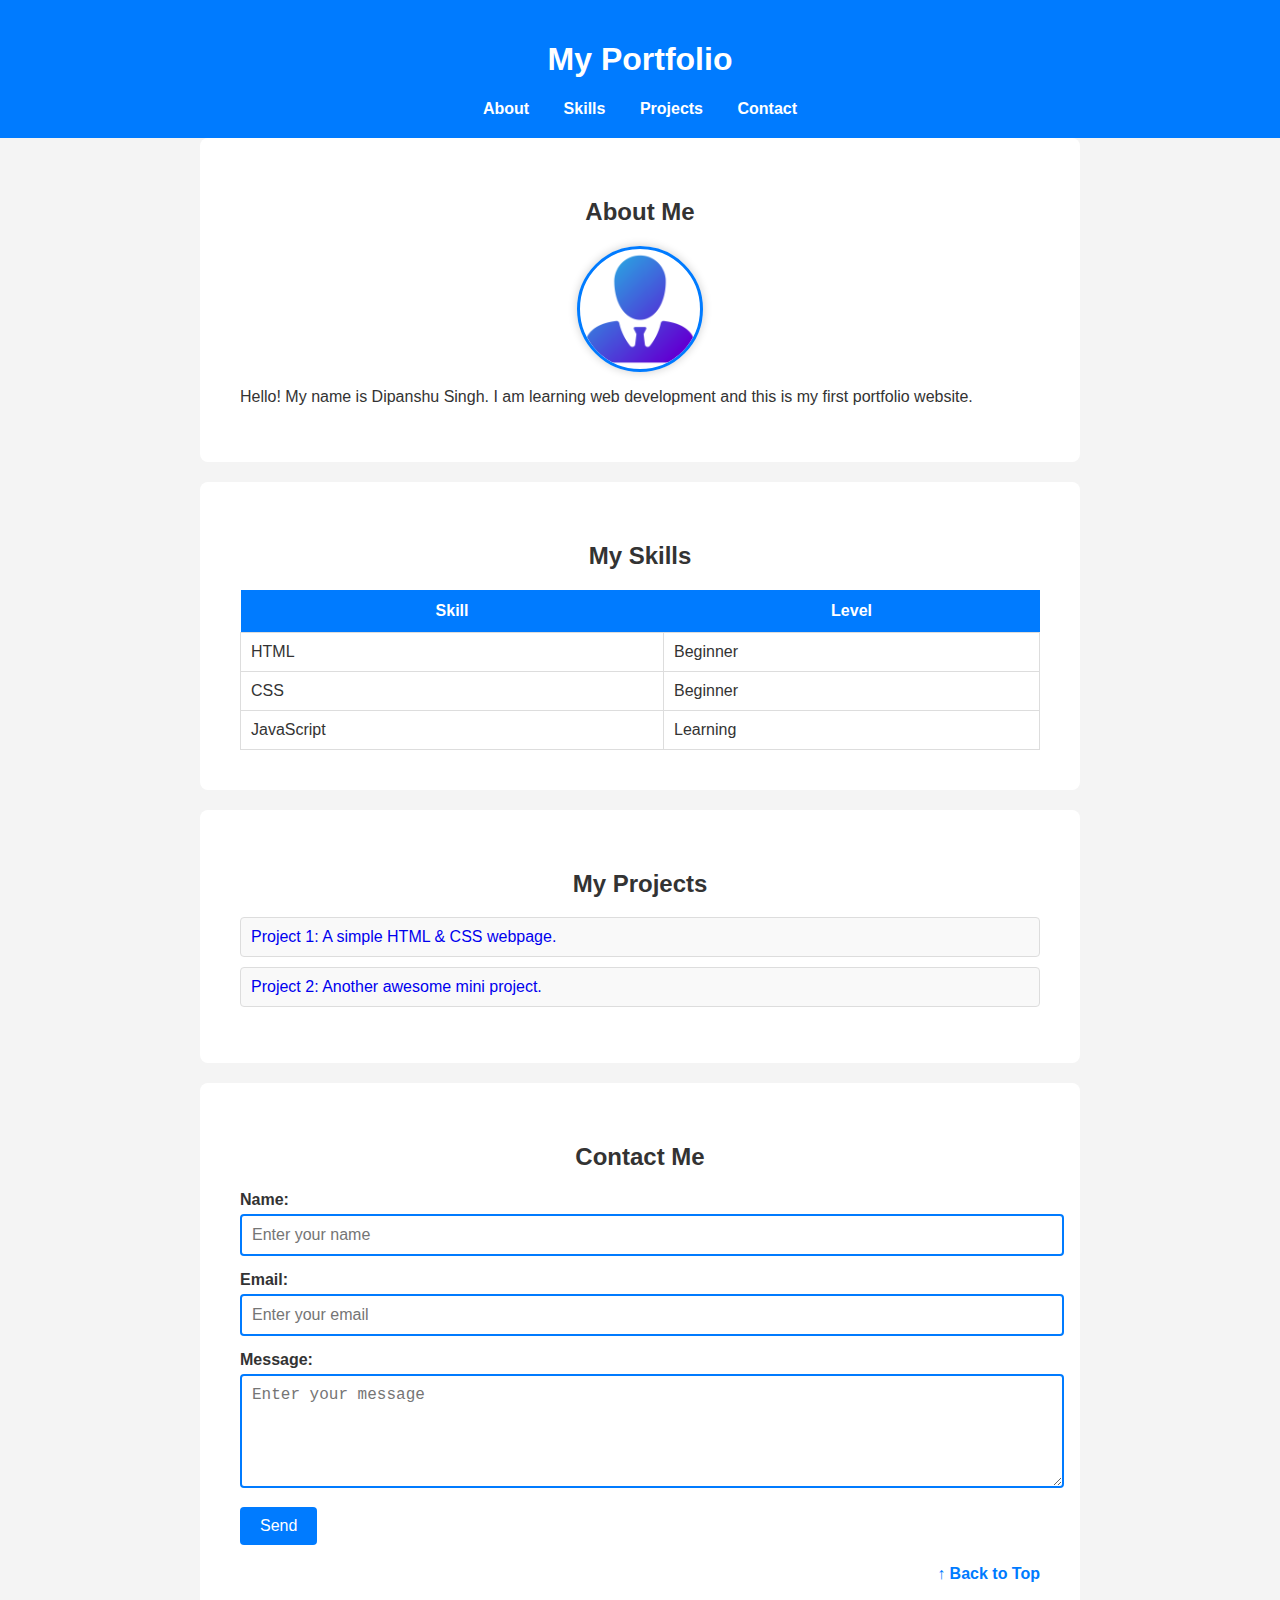
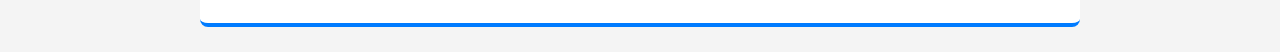
<file: Portfoli-Project/index.html>
<!DOCTYPE html>
<html lang="en">
<head>
  <meta charset="UTF-8">
  <title>My Portfolio</title>
  <link rel="stylesheet" href="style.css">
</head>
<body>
    <header>
        <h1>My Portfolio</h1>
        <nav>
        <a href="#about">About</a>
        <a href="#skills">Skills</a>
        <a href="#projects">Projects</a>
        <a href="#contact">Contact</a>
        </nav>
    </header>

    <section id="about">
        <h2>About Me</h2>
        <img src="images/manager.png" alt="My Avatar" class="avatar">
        <p>Hello! My name is Dipanshu Singh. I am learning web development and this is my first portfolio website.</p>
    </section>

    <section id="skills">
        <h2>My Skills</h2>
        <table>
        <tr>
            <th>Skill</th>
            <th>Level</th>
        </tr>
        <tr>
            <td>HTML</td>
            <td>Beginner</td>
        </tr>
        <tr>
            <td>CSS</td>
            <td>Beginner</td>
        </tr>
        <tr>
            <td>JavaScript</td>
            <td>Learning</td>
        </tr>
        </table>
    </section>

    <section id="projects">
        <h2>My Projects</h2>
        <ul>
        <li><a href="Files/Simple.html">Project 1: A simple HTML & CSS webpage.</a></li>
        <li><a href="Files/Homepage.html">Project 2: Another awesome mini project.</a></li>
        </ul>
    </section>

    <section id="contact">
        <h2>Contact Me</h2>
        <form>
        <label for="name">Name:</label>
        <input type="text" id="name" name="name" placeholder="Enter your name" required>

        <label for="email">Email:</label>
        <input type="email" id="email" name="email" placeholder="Enter your email" required>

        <label for="message">Message:</label>
        <textarea id="message" name="message" rows="5" placeholder="Enter your message" required></textarea>

        <button type="submit">Send</button>
        </form>

        <div class="back-to-top">
        <a href="#top">↑ Back to Top</a>
        </div>
    </section>

</body>
</html>
</file>
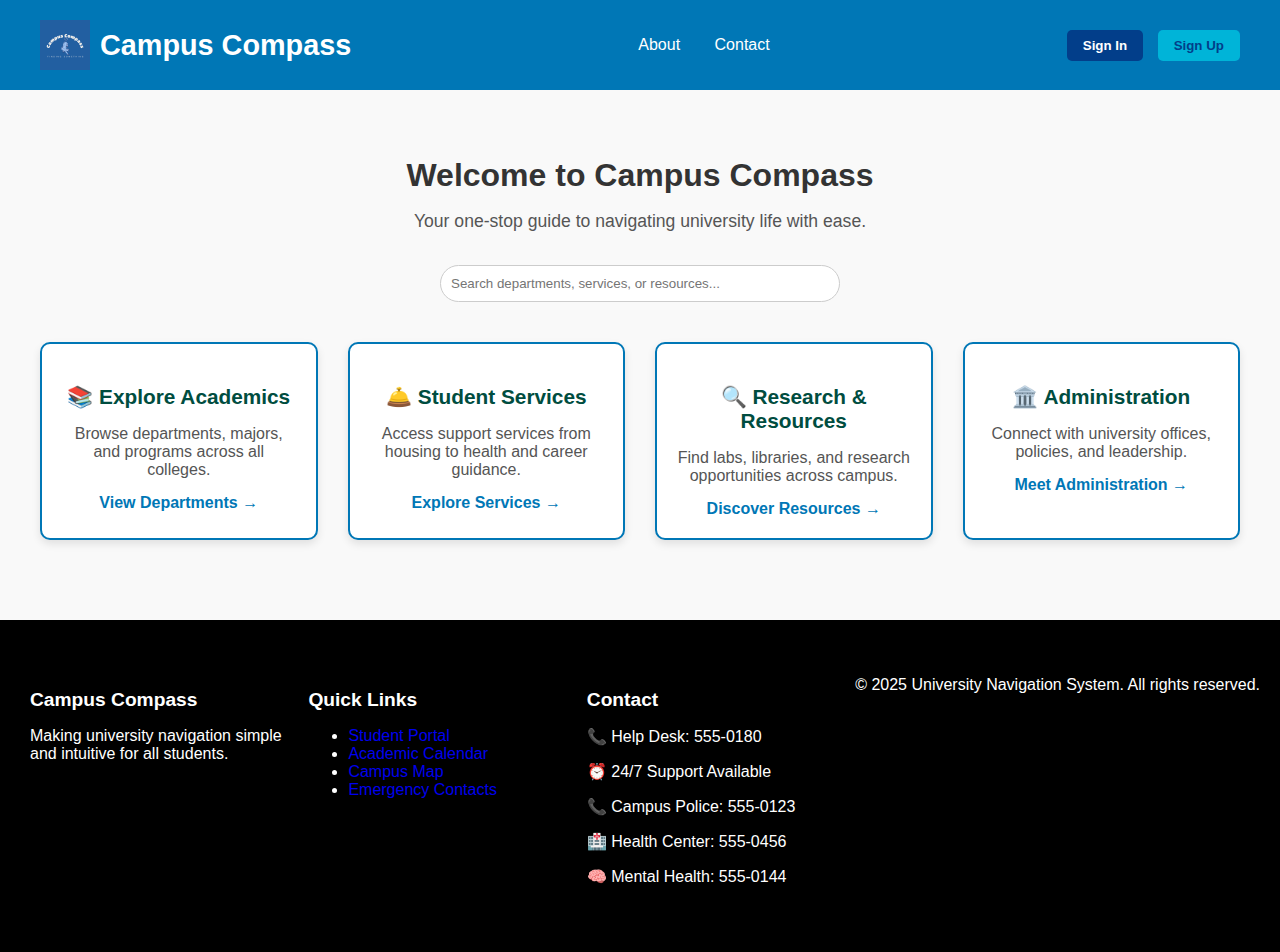
<file: Portfoli-Project/Files/Homepage.html>
<!DOCTYPE html>
<html lang="en">
<head>
  <meta charset="UTF-8">
  <meta name="viewport" content="width=device-width, initial-scale=1">
  <link rel="icon" type="image/png" href="Extra/Logo.png">
  <title>Home | Campus Compass</title>
  <link rel="stylesheet" href="Extra/Homepage design.css">
  <link rel="stylesheet" href="Extra/design.css">
</head>
<body>

<header id="main-header">
  <div class="logo">
    <img src="Extra/Logo.png" alt="Campus Compass Logo">
    <h1>Campus Compass</h1>
  </div>
  <nav class="nav-links">
    <a href="Extra/About Page.html">About</a>
    <a href="Extra/Contact.html">Contact</a>
  </nav>
  <a href="Extra/Signup page.html" target="_blank">
  <div class="auth-buttons">
    <button class="signin">Sign In</button>
    <button class="signup">Sign Up</button>
  </div>
  </a>
</header>

<main id="campus-body">
  <section class="intro">
    <h2>Welcome to Campus Compass</h2>
    <p>Your one-stop guide to navigating university life with ease.</p>
    <input type="text" placeholder="Search departments, services, or resources..." class="search-bar">
  </section>

  <section class="highlights">
    <div class="highlight-box">
      <h3>📚 Explore Academics</h3>
      <p>Browse departments, majors, and programs across all colleges.</p>
      <a href="Extra/Main.html">View Departments →</a>
    </div>

    <div class="highlight-box">
      <h3>🛎️ Student Services</h3>
      <p>Access support services from housing to health and career guidance.</p>
      <a href="Extra/Main.html">Explore Services →</a>
    </div>

    <div class="highlight-box">
      <h3>🔍 Research & Resources</h3>
      <p>Find labs, libraries, and research opportunities across campus.</p>
      <a href="Extra/Main.html">Discover Resources →</a>
    </div>

    <div class="highlight-box">
      <h3>🏛️ Administration</h3>
      <p>Connect with university offices, policies, and leadership.</p>
      <a href="Extra/Main.html">Meet Administration →</a>
    </div>
  </section>
</main>

<footer id="footer">
  <div class="footer-column" id="uninav">
    <h3>Campus Compass</h3>
    <p>Making university navigation simple and intuitive for all students.</p>
  </div>
  <div class="footer-column" id="quick-links">
    <h3>Quick Links</h3>
    <ul>
      <li><a href="Extra/Main.html">Student Portal</a></li>
      <li><a href="Extra/Main.html">Academic Calendar</a></li>
      <li><a href="Extra/Main.html">Campus Map</a></li>
      <li><a href="Extra/Main.html">Emergency Contacts</a></li>
    </ul>
  </div>
  <div class="footer-column" id="contact">
    <h3>Contact</h3>
    <p>📞 Help Desk: 555-0180</p>
    <p>⏰ 24/7 Support Available</p>
    <p>📞 Campus Police: 555-0123</p>
    <p>🏥 Health Center: 555-0456</p>
    <p>🧠 Mental Health: 555-0144</p>
  </div>
  <div class="footer-bottom">
    <p>© 2025 University Navigation System. All rights reserved.</p>
  </div>
</footer>

</body>
</html>
</file>
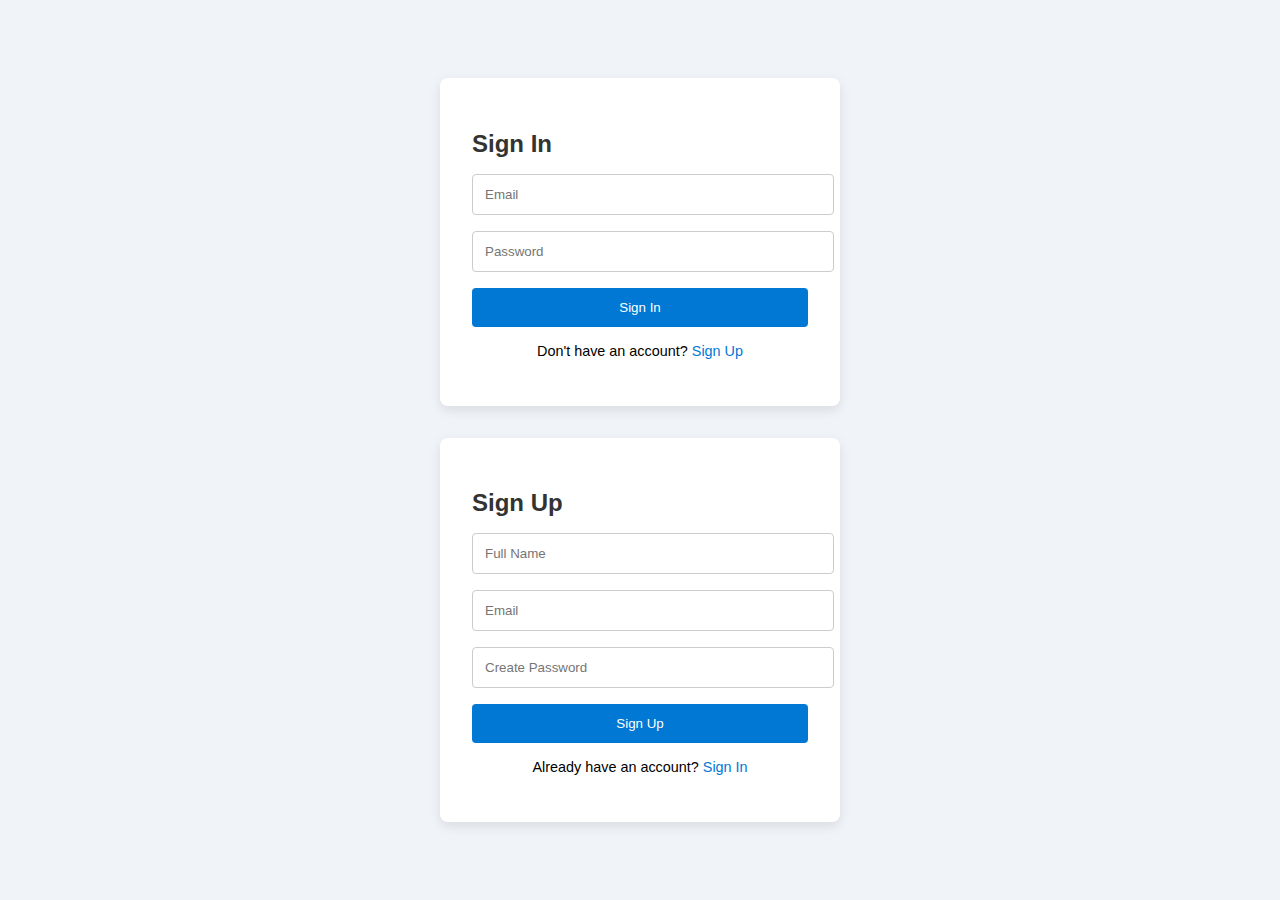
<file: Portfoli-Project/Files/Extra/Signup page.html>
<!DOCTYPE html>
<html lang="en">
<head>
  <meta charset="UTF-8">
  <meta name="viewport" content="width=device-width, initial-scale=1.0">
  <link rel="icon" type="image/png" href="Logo.png">
  <title>Campus Compass - Sign In / Sign Up</title>
  <link rel="stylesheet" href="signup design.css" >
  
</head>
<body>
  <div class="container">
    <div class="form-box">
      <h2>Sign In</h2>
      <form action="/signin" method="POST">
        <input type="email" placeholder="Email" required>
        <input type="password" placeholder="Password" required>
        <button type="submit">Sign In</button>
        <p>Don't have an account? <a href="#signup">Sign Up</a></p>
      </form>
    </div>

    <div class="form-box" id="signup">
      <h2>Sign Up</h2>
      <form action="/signup" method="POST">
        <input type="text" placeholder="Full Name" required>
        <input type="email" placeholder="Email" required>
        <input type="password" placeholder="Create Password" required>
        <button type="submit">Sign Up</button>
        <p>Already have an account? <a href="#signin">Sign In</a></p>
      </form>
    </div>
  </div>
</body>
</html>
</file>
<file: Portfoli-Project/style.css>
*{
    text-decoration: none;
}
body {
  font-family: Arial, sans-serif;
  margin: 0;
  padding: 0;
  background: #f4f4f4;
  color: #333;
}

header {
  background: #007BFF;
  color: white;
  padding: 20px;
  text-align: center;
}

nav a {
  margin: 0 15px;
  color: white;
  text-decoration: none;
  font-weight: bold;
}

section {
  padding: 40px;
  max-width: 800px;
  margin: auto;
  background: white;
  margin-bottom: 20px;
  border-radius: 8px;
}

section h2{
    text-align: center;
}

.avatar {
  display: block;
  margin: auto;
  width: 120px;
  height: 120px;
  border-radius: 50%;
  object-fit: cover;
  border: 3px solid #007BFF;
  box-shadow: 0 0 10px rgba(0,0,0,0.2);
}

table {
  width: 100%;
  border-collapse: collapse;
  margin-top: 20px;
}

th {
  background-color: #007BFF;
  color: white;
  padding: 12px;
}

td {
  border: 1px solid #ddd;
  padding: 10px;
}


ul {
  list-style-type: none;
  padding-left: 0;
}

ul li {
  background: #f9f9f9;
  border: 1px solid #ddd;
  padding: 10px;
  margin-bottom: 10px;
  border-radius: 4px;
}

form {
  margin-top: 20px;
}

form label {
  display: block;
  margin-bottom: 5px;
  font-weight: bold;
}

form input,
form textarea {
  width: 100%;
  padding: 10px;
  margin-bottom: 15px;
  border: 2px solid #007BFF;
  border-radius: 4px;
  font-size: 16px;
}

form button {
  padding: 10px 20px;
  background-color: #007BFF;
  color: white;
  border: none;
  border-radius: 4px;
  cursor: pointer;
  font-size: 16px;
  transition: background-color 0.3s ease, box-shadow 0.3s ease;
}

form button:hover {
  background-color: #28a745;
  box-shadow: 0 4px 12px rgba(0, 0, 0, 0.2);
}

.back-to-top {
  text-align: right;
  margin-top: 20px;
}

.back-to-top a {
  text-decoration: none;
  font-weight: bold;
  color: #007BFF;
}

#contact {
  border-bottom: 4px solid #007BFF;
  padding-bottom: 40px;
}
</file>
<file: Portfoli-Project/Files/Extra/Homepage design.css>
.highlights {
  display: grid;
  grid-template-columns: repeat(auto-fit, minmax(250px, 1fr));
  gap: 30px;
  margin: 40px 0;
}

.highlight-box {
  background-color: #ffffff;
  border: 2px solid #0077b6;
  border-radius: 10px;
  padding: 20px;
  box-shadow: 0 4px 8px rgba(0,0,0,0.1);
  text-align: center;
}

.highlight-box h3 {
  color: #004d40;
  margin-bottom: 10px;
  font-size: 1.3rem;
}

.highlight-box p {
  color: #555;
  font-size: 1rem;
  margin-bottom: 15px;
}

.highlight-box a {
  color: #0077b6;
  font-weight: bold;
  text-decoration: none;
  transition: color 0.2s;
}

.highlight-box a:hover {
  color: #004d40;
}
</file>
<file: Portfoli-Project/Files/Extra/design.css>
* {
  text-decoration: none;
  box-sizing: border-box;
}

body {
  background-color: rgb(40, 40, 43);
  margin: 0;
  font-family: 'Segoe UI', sans-serif;
  color: #333;
}

#main-header {
  display: flex;
  justify-content: space-between;
  align-items: center;
  background-color: #0077b6;
  color: white;
  padding: 20px 40px;
}

.logo {
  display: flex;
  align-items: center;
}

.logo img {
  height: 50px;
  margin-right: 10px;
}

.logo h1 {
  font-size: 1.8rem;
  margin: 0;
}

.nav-links a {
  margin: 0 15px;
  color: white;
  font-weight: 500;
}

.nav-links a:hover {
  text-decoration: underline;
}

.auth-buttons button {
  margin-left: 10px;
  padding: 8px 16px;
  border: none;
  border-radius: 5px;
  background-color: #023e8a;
  color: white;
  cursor: pointer;
  font-weight: 600;
}

.auth-buttons button.signup {
  background-color: #00b4d8;
  color: #023e8a;
}

.auth-buttons button:hover {
  opacity: 0.9;
}

#campus-body {
  padding: 40px;
  background-color: #f9f9f9;
}

.intro {
  text-align: center;
  margin-bottom: 30px;
}

.intro h2 {
  font-size: 2rem;
  margin-bottom: 10px;
}

.intro p {
  font-size: 1.1rem;
  color: #555;
}

.search-bar {
  margin-top: 15px;
  padding: 10px;
  width: 60%;
  max-width: 400px;
  border-radius: 25px;
  border: 1px solid #ccc;
}

.categories {
  display: flex;
  justify-content: space-around;
  margin: 40px 0;
}

.category {
  background-color: #e0f7fa;
  padding: 15px 25px;
  border-radius: 10px;
  font-weight: bold;
  color: #00796b;
}

.departments {
  display: grid;
  grid-template-columns: repeat(auto-fit, minmax(250px, 1fr));
  gap: 30px;
  margin-bottom: 40px;
}

.college-link {
  text-decoration: none;
  color: inherit;
  transition: transform 0.2s;
}

.college-link:hover {
  transform: scale(1.03);
}

.college {
  background-color: #ffffff;
  border: 2px solid #00796b;
  border-radius: 10px;
  padding: 20px;
  box-shadow: 0 4px 8px rgba(0,0,0,0.1);
}

.college h3 {
  margin-bottom: 10px;
  color: #004d40;
  text-align: center;
}

.college ul {
  list-style: none;
  padding-left: 0;
}

.college ul li {
  margin-bottom: 6px;
}

.college ul li a {
  text-decoration: none;
  color: #00796b;
  font-weight: 500;
  transition: color 0.2s;
}

.college ul li a:hover {
  color: #004d40;
}

#footer {
  background-color: #000000;
  color: #ffffff;
  padding: 40px 20px;
  display: flex;
  flex-wrap: wrap;
  justify-content: space-between;
}

.footer-column {
  flex: 1;
  min-width: 200px;
  margin: 10px;
}

.footer-column h3 {
  margin-bottom: 10px;
  font-size: 1.2rem;
  color: #ffffff;
}
</file>
<file: Portfoli-Project/Files/Extra/signup design.css>
body {
  font-family: 'Segoe UI', sans-serif;
  background: #f0f4f8;
  margin: 0;
  padding: 0;
  display: flex;
  justify-content: center;
  align-items: center;
  height: 100vh;
}

.container {
  display: flex;
  flex-direction: column;
  gap: 2rem;
  max-width: 400px;
  width: 100%;
}

.form-box {
  background: white;
  padding: 2rem;
  border-radius: 8px;
  box-shadow: 0 4px 12px rgba(0, 0, 0, 0.1);
}

.form-box h2 {
  margin-bottom: 1rem;
  color: #333;
}

form input {
  width: 100%;
  padding: 0.75rem;
  margin-bottom: 1rem;
  border: 1px solid #ccc;
  border-radius: 4px;
}

form button {
  width: 100%;
  padding: 0.75rem;
  background-color: #0078d4;
  color: white;
  border: none;
  border-radius: 4px;
  cursor: pointer;
}

form button:hover {
  background-color: #005fa3;
}

form p {
  margin-top: 1rem;
  font-size: 0.9rem;
  text-align: center;
}

form a {
  color: #0078d4;
  text-decoration: none;
}

form a:hover {
  text-decoration: underline;
}
</file>
